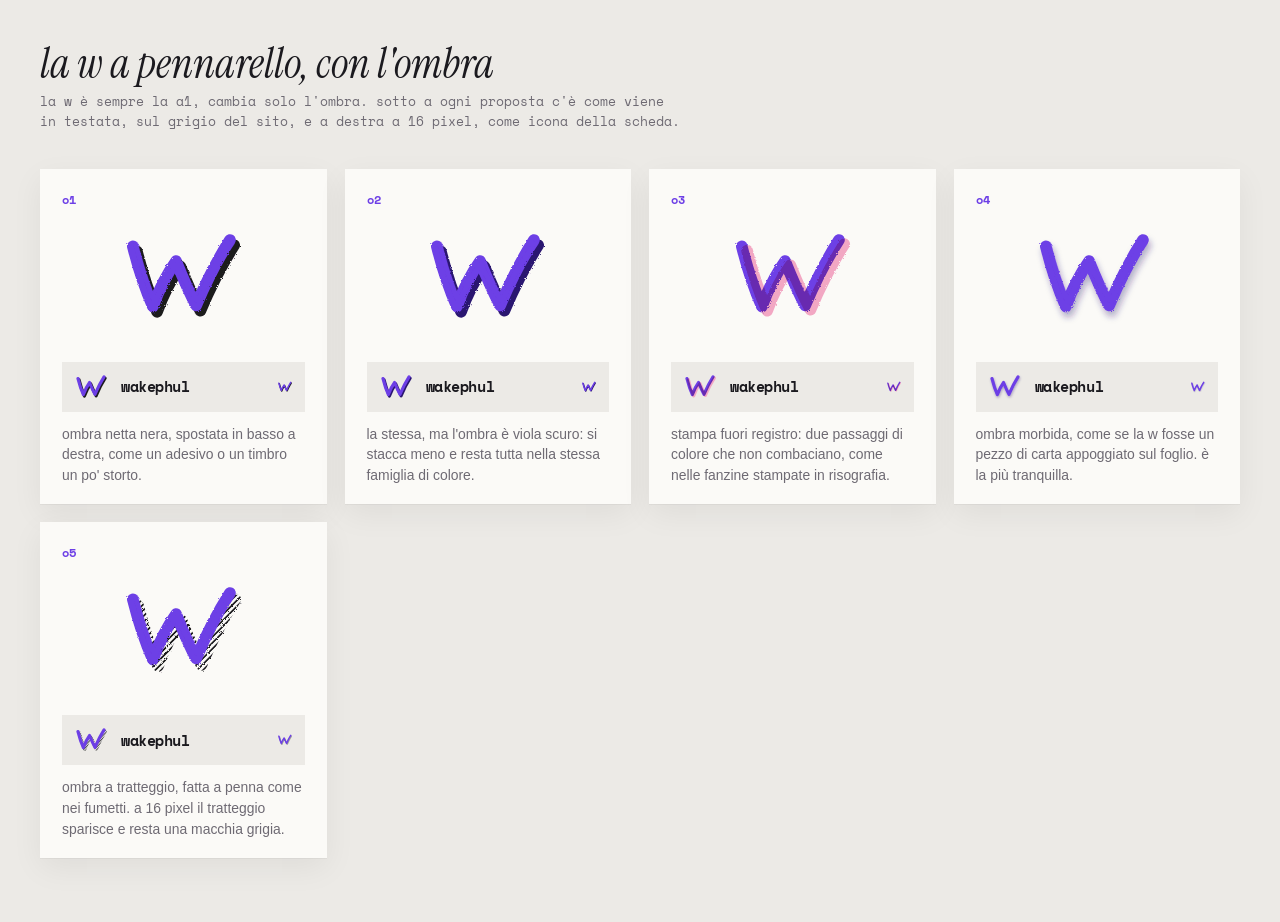
<file: design/loghi.html>
<!DOCTYPE html>
<html lang="it">
<head>
<meta charset="UTF-8" />
<meta name="viewport" content="width=device-width, initial-scale=1" />
<title>wakephul · la w con l'ombra</title>
<link rel="preconnect" href="https://fonts.googleapis.com" />
<link rel="preconnect" href="https://fonts.gstatic.com" crossorigin />
<link href="https://fonts.googleapis.com/css2?family=Instrument+Serif:ital@0;1&family=Space+Mono:wght@400;700&display=swap" rel="stylesheet" />
<style>
  :root { --bg: #eceae6; --paper: #fbfaf7; --ink: #1b1a1f; --muted: #6e6a73; --violet: #6d3fe6; }
  body { margin: 0; padding: 44px 40px 64px; background: var(--bg); color: var(--ink); font-family: -apple-system, BlinkMacSystemFont, "Segoe UI", sans-serif; }
  h1 { margin: 0 0 6px; font: italic 400 2.6rem/1 "Instrument Serif", serif; }
  .lead { margin: 0 0 36px; font: 0.8rem/1.6 "Space Mono", monospace; color: var(--muted); max-width: 640px; }
  .grid { display: grid; grid-template-columns: repeat(auto-fill, minmax(230px, 1fr)); gap: 18px; }
  .opt { background: var(--paper); padding: 22px 22px 18px; box-shadow: 0 1px 0 rgba(0,0,0,.04), 0 10px 30px rgba(0,0,0,.06); }
  .num { font: 700 0.75rem "Space Mono", monospace; color: var(--violet); }
  .big { height: 140px; display: grid; place-items: center; }
  .big svg { height: 112px; width: auto; max-width: 100%; }
  .row { display: flex; align-items: center; gap: 12px; margin-top: 14px; padding: 10px 12px; background: var(--bg); }
  .row svg { height: 30px; width: auto; }
  .row .fav { width: 16px; height: 16px; margin-left: auto; }
  .wordmark { font: 700 0.92rem "Space Mono", monospace; letter-spacing: -0.03em; }
  .note { margin: 12px 0 0; font-size: 0.87rem; line-height: 1.5; color: var(--muted); }
</style>
</head>
<body>
<h1>la w a pennarello, con l'ombra</h1>
<p class="lead">la w è sempre la a1, cambia solo l'ombra. sotto a ogni proposta c'è come viene in testata, sul grigio del sito, e a destra a 16 pixel, come icona della scheda.</p>

<svg width="0" height="0" style="position:absolute">
  <defs>
    <filter id="marker" x="-10%" y="-10%" width="125%" height="125%">
      <feTurbulence type="fractalNoise" baseFrequency="0.9" numOctaves="2" seed="3" result="n" />
      <feDisplacementMap in="SourceGraphic" in2="n" scale="2.4" />
    </filter>
    <filter id="soft" x="-15%" y="-15%" width="140%" height="140%">
      <feTurbulence type="fractalNoise" baseFrequency="0.9" numOctaves="2" seed="3" result="n" />
      <feDisplacementMap in="SourceGraphic" in2="n" scale="2.4" result="w" />
      <feDropShadow in="w" dx="2" dy="5" stdDeviation="3" flood-color="#2a1570" flood-opacity=".35" />
    </filter>
    <pattern id="hatch" width="4" height="4" patternUnits="userSpaceOnUse" patternTransform="rotate(45)">
      <rect width="1.6" height="4" fill="#1b1a1f" />
    </pattern>
    <path id="wp" d="M14 23 C 19 43, 25 62, 33 80 C 38 66, 45 51, 55 37 C 61 52, 67 66, 74 79 C 82 60, 92 39, 106 17" />
    <path id="wp2" d="M17 21 C 22 41, 28 60, 35 76 C 41 63, 47 50, 56 40 C 62 54, 68 66, 76 75 C 83 57, 93 37, 108 20" />

    <symbol id="o1" viewBox="0 0 124 106">
      <g filter="url(#marker)" fill="none" stroke-linecap="round" stroke-linejoin="round" stroke-width="11">
        <use href="#wp" stroke="#1b1a1f" transform="translate(4 5)" />
        <use href="#wp" stroke="#6d3fe6" /><use href="#wp2" stroke="#6d3fe6" stroke-width="5" opacity=".35" />
      </g>
    </symbol>
    <symbol id="o2" viewBox="0 0 124 106">
      <g filter="url(#marker)" fill="none" stroke-linecap="round" stroke-linejoin="round" stroke-width="11">
        <use href="#wp" stroke="#2a1570" transform="translate(4 5)" />
        <use href="#wp" stroke="#6d3fe6" /><use href="#wp2" stroke="#6d3fe6" stroke-width="5" opacity=".35" />
      </g>
    </symbol>
    <symbol id="o3" viewBox="0 0 124 106">
      <g filter="url(#marker)" fill="none" stroke-linecap="round" stroke-linejoin="round" stroke-width="11">
        <use href="#wp" stroke="#f2a7c3" transform="translate(5 4)" />
        <use href="#wp" stroke="#6d3fe6" style="mix-blend-mode: multiply" />
      </g>
    </symbol>
    <symbol id="o4" viewBox="0 0 124 106">
      <g filter="url(#soft)" fill="none" stroke-linecap="round" stroke-linejoin="round" stroke-width="11">
        <use href="#wp" stroke="#6d3fe6" /><use href="#wp2" stroke="#6d3fe6" stroke-width="5" opacity=".35" />
      </g>
    </symbol>
    <symbol id="o5" viewBox="0 0 124 106">
      <g filter="url(#marker)" fill="none" stroke-linecap="round" stroke-linejoin="round" stroke-width="11">
        <use href="#wp" stroke="url(#hatch)" transform="translate(5 6)" />
        <use href="#wp" stroke="#6d3fe6" /><use href="#wp2" stroke="#6d3fe6" stroke-width="5" opacity=".35" />
      </g>
    </symbol>
  </defs>
</svg>

<div class="grid">
  <section class="opt">
    <div class="num">o1</div>
    <div class="big"><svg viewBox="0 0 124 106"><use href="#o1" /></svg></div>
    <div class="row"><svg viewBox="0 0 124 106"><use href="#o1" /></svg><span class="wordmark">wakephul</span><svg class="fav" viewBox="0 0 124 106"><use href="#o1" /></svg></div>
    <p class="note">ombra netta nera, spostata in basso a destra, come un adesivo o un timbro un po' storto.</p>
  </section>
  <section class="opt">
    <div class="num">o2</div>
    <div class="big"><svg viewBox="0 0 124 106"><use href="#o2" /></svg></div>
    <div class="row"><svg viewBox="0 0 124 106"><use href="#o2" /></svg><span class="wordmark">wakephul</span><svg class="fav" viewBox="0 0 124 106"><use href="#o2" /></svg></div>
    <p class="note">la stessa, ma l'ombra è viola scuro: si stacca meno e resta tutta nella stessa famiglia di colore.</p>
  </section>
  <section class="opt">
    <div class="num">o3</div>
    <div class="big"><svg viewBox="0 0 124 106"><use href="#o3" /></svg></div>
    <div class="row"><svg viewBox="0 0 124 106"><use href="#o3" /></svg><span class="wordmark">wakephul</span><svg class="fav" viewBox="0 0 124 106"><use href="#o3" /></svg></div>
    <p class="note">stampa fuori registro: due passaggi di colore che non combaciano, come nelle fanzine stampate in risografia.</p>
  </section>
  <section class="opt">
    <div class="num">o4</div>
    <div class="big"><svg viewBox="0 0 124 106"><use href="#o4" /></svg></div>
    <div class="row"><svg viewBox="0 0 124 106"><use href="#o4" /></svg><span class="wordmark">wakephul</span><svg class="fav" viewBox="0 0 124 106"><use href="#o4" /></svg></div>
    <p class="note">ombra morbida, come se la w fosse un pezzo di carta appoggiato sul foglio. è la più tranquilla.</p>
  </section>
  <section class="opt">
    <div class="num">o5</div>
    <div class="big"><svg viewBox="0 0 124 106"><use href="#o5" /></svg></div>
    <div class="row"><svg viewBox="0 0 124 106"><use href="#o5" /></svg><span class="wordmark">wakephul</span><svg class="fav" viewBox="0 0 124 106"><use href="#o5" /></svg></div>
    <p class="note">ombra a tratteggio, fatta a penna come nei fumetti. a 16 pixel il tratteggio sparisce e resta una macchia grigia.</p>
  </section>
</div>
</body>
</html>
</file>
